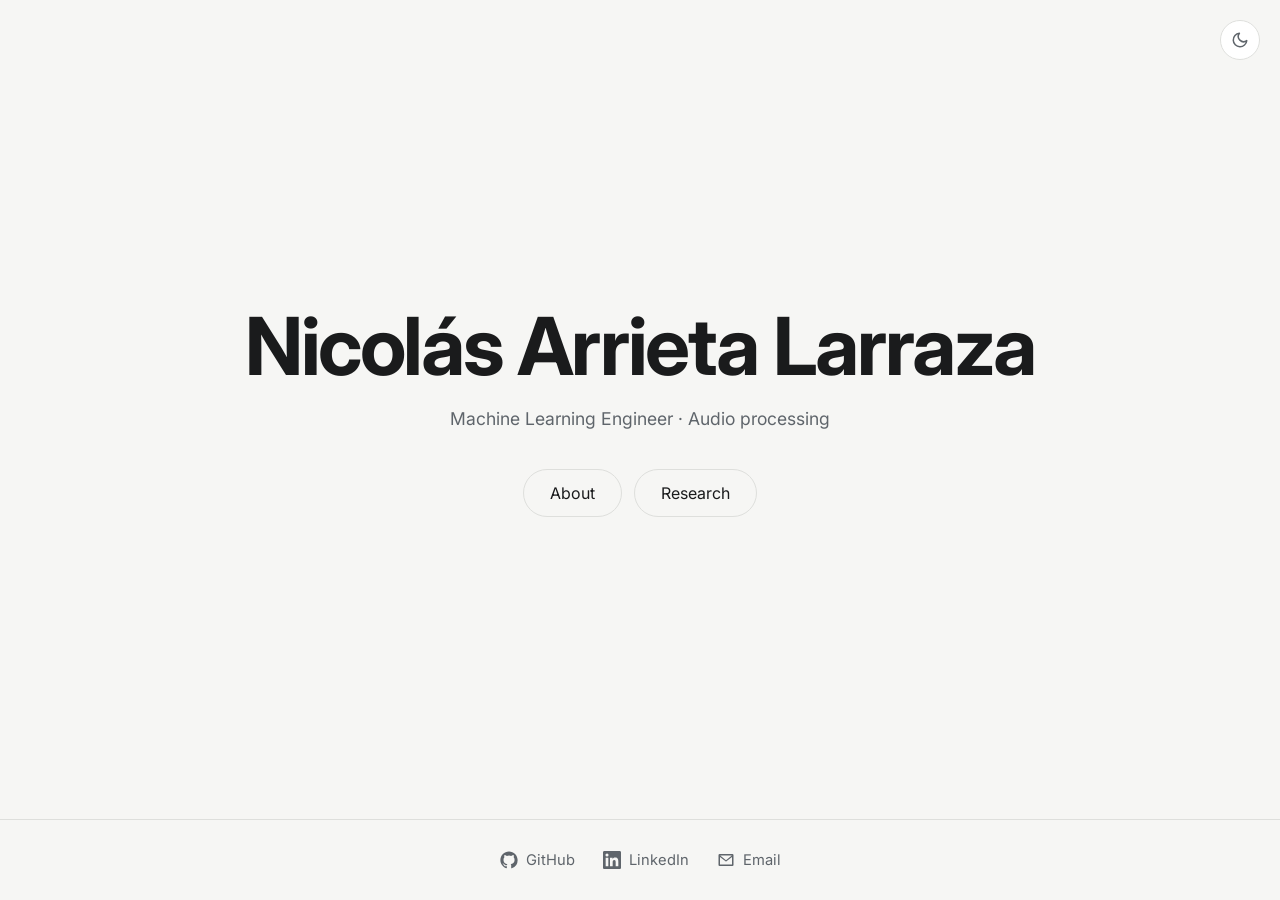
<file: index.html>
<!DOCTYPE html>
<html lang="en" data-theme="light">
<head>
  <meta charset="UTF-8">
  <meta name="viewport" content="width=device-width, initial-scale=1">
  <title>Nicolás Arrieta Larraza</title>
  <meta name="description" content="Personal website of Nicolás Arrieta Larraza, Machine Learning Engineer.">
  <meta name="theme-color" content="#f6f6f4">
  <link rel="preconnect" href="https://fonts.googleapis.com">
  <link rel="preconnect" href="https://fonts.gstatic.com" crossorigin>
  <link href="https://fonts.googleapis.com/css2?family=Inter:wght@400;500;600;700&display=swap" rel="stylesheet">
  <link rel="stylesheet" href="style.css">
  <script>try{var t=localStorage.getItem('theme');if(t==='light'||t==='dark')document.documentElement.setAttribute('data-theme',t)}catch(e){}</script>
</head>
<body>

  <button class="theme-toggle" id="theme-toggle" type="button" aria-label="Switch to light mode">
    <svg class="sun" viewBox="0 0 24 24" fill="none" stroke="currentColor" stroke-width="2" stroke-linecap="round" stroke-linejoin="round" aria-hidden="true"><circle cx="12" cy="12" r="4"/><path d="M12 2v2M12 20v2M4.93 4.93l1.41 1.41M17.66 17.66l1.41 1.41M2 12h2M20 12h2M4.93 19.07l1.41-1.41M17.66 6.34l1.41-1.41"/></svg>
    <svg class="moon" viewBox="0 0 24 24" fill="none" stroke="currentColor" stroke-width="2" stroke-linecap="round" stroke-linejoin="round" aria-hidden="true"><path d="M21 12.8A9 9 0 1 1 11.2 3a7 7 0 0 0 9.8 9.8z"/></svg>
  </button>

  <main class="landing">
    <h1>Nicolás Arrieta Larraza</h1>
    <p class="tagline">Machine Learning Engineer · Audio processing</p>
    <nav>
      <a class="pill" href="about.html">About</a>
      <a class="pill" href="research.html">Research</a>
    </nav>
  </main>

  <footer>
    <a href="https://github.com/narrietal" target="_blank" rel="noopener">
      <svg viewBox="0 0 24 24" aria-hidden="true"><path d="M12 .5C5.65.5.5 5.65.5 12c0 5.08 3.29 9.39 7.86 10.91.58.1.79-.25.79-.56v-2c-3.2.7-3.87-1.37-3.87-1.37-.52-1.33-1.28-1.69-1.28-1.69-1.05-.71.08-.7.08-.7 1.15.08 1.76 1.19 1.76 1.19 1.03 1.76 2.69 1.25 3.35.96.1-.74.4-1.25.73-1.54-2.55-.29-5.24-1.28-5.24-5.69 0-1.26.45-2.28 1.19-3.09-.12-.29-.52-1.46.11-3.04 0 0 .97-.31 3.17 1.18a11 11 0 0 1 5.78 0c2.2-1.49 3.17-1.18 3.17-1.18.63 1.58.23 2.75.11 3.04.74.81 1.19 1.83 1.19 3.09 0 4.42-2.69 5.39-5.25 5.68.41.36.78 1.06.78 2.14v3.17c0 .31.21.67.8.56A11.51 11.51 0 0 0 23.5 12C23.5 5.65 18.35.5 12 .5z"/></svg>
      GitHub
    </a>
    <a href="https://www.linkedin.com/in/nicol%C3%A1s-arrieta-larraza" target="_blank" rel="noopener">
      <svg viewBox="0 0 24 24" aria-hidden="true"><path d="M20.45 20.45h-3.56v-5.57c0-1.33-.03-3.04-1.85-3.04-1.86 0-2.14 1.45-2.14 2.94v5.67H9.34V9h3.41v1.56h.05c.48-.9 1.64-1.85 3.37-1.85 3.6 0 4.27 2.37 4.27 5.46v6.28zM5.34 7.43a2.06 2.06 0 1 1 0-4.12 2.06 2.06 0 0 1 0 4.12zM7.12 20.45H3.56V9h3.56v11.45zM22.22 0H1.77C.79 0 0 .77 0 1.73v20.54C0 23.23.79 24 1.77 24h20.45c.98 0 1.78-.77 1.78-1.73V1.73C24 .77 23.2 0 22.22 0z"/></svg>
      LinkedIn
    </a>
    <a href="mailto:n.arrieta.larraza@gmail.com">
      <svg viewBox="0 0 24 24" aria-hidden="true"><path d="M2 5.5A1.5 1.5 0 0 1 3.5 4h17A1.5 1.5 0 0 1 22 5.5v13a1.5 1.5 0 0 1-1.5 1.5h-17A1.5 1.5 0 0 1 2 18.5v-13zm2.2.5L12 12.2 19.8 6H4.2zM20 7.9l-7.38 5.86a1 1 0 0 1-1.24 0L4 7.9V18h16V7.9z"/></svg>
      Email
    </a>
  </footer>

  <script src="script.js"></script>
</body>
</html>
</file>
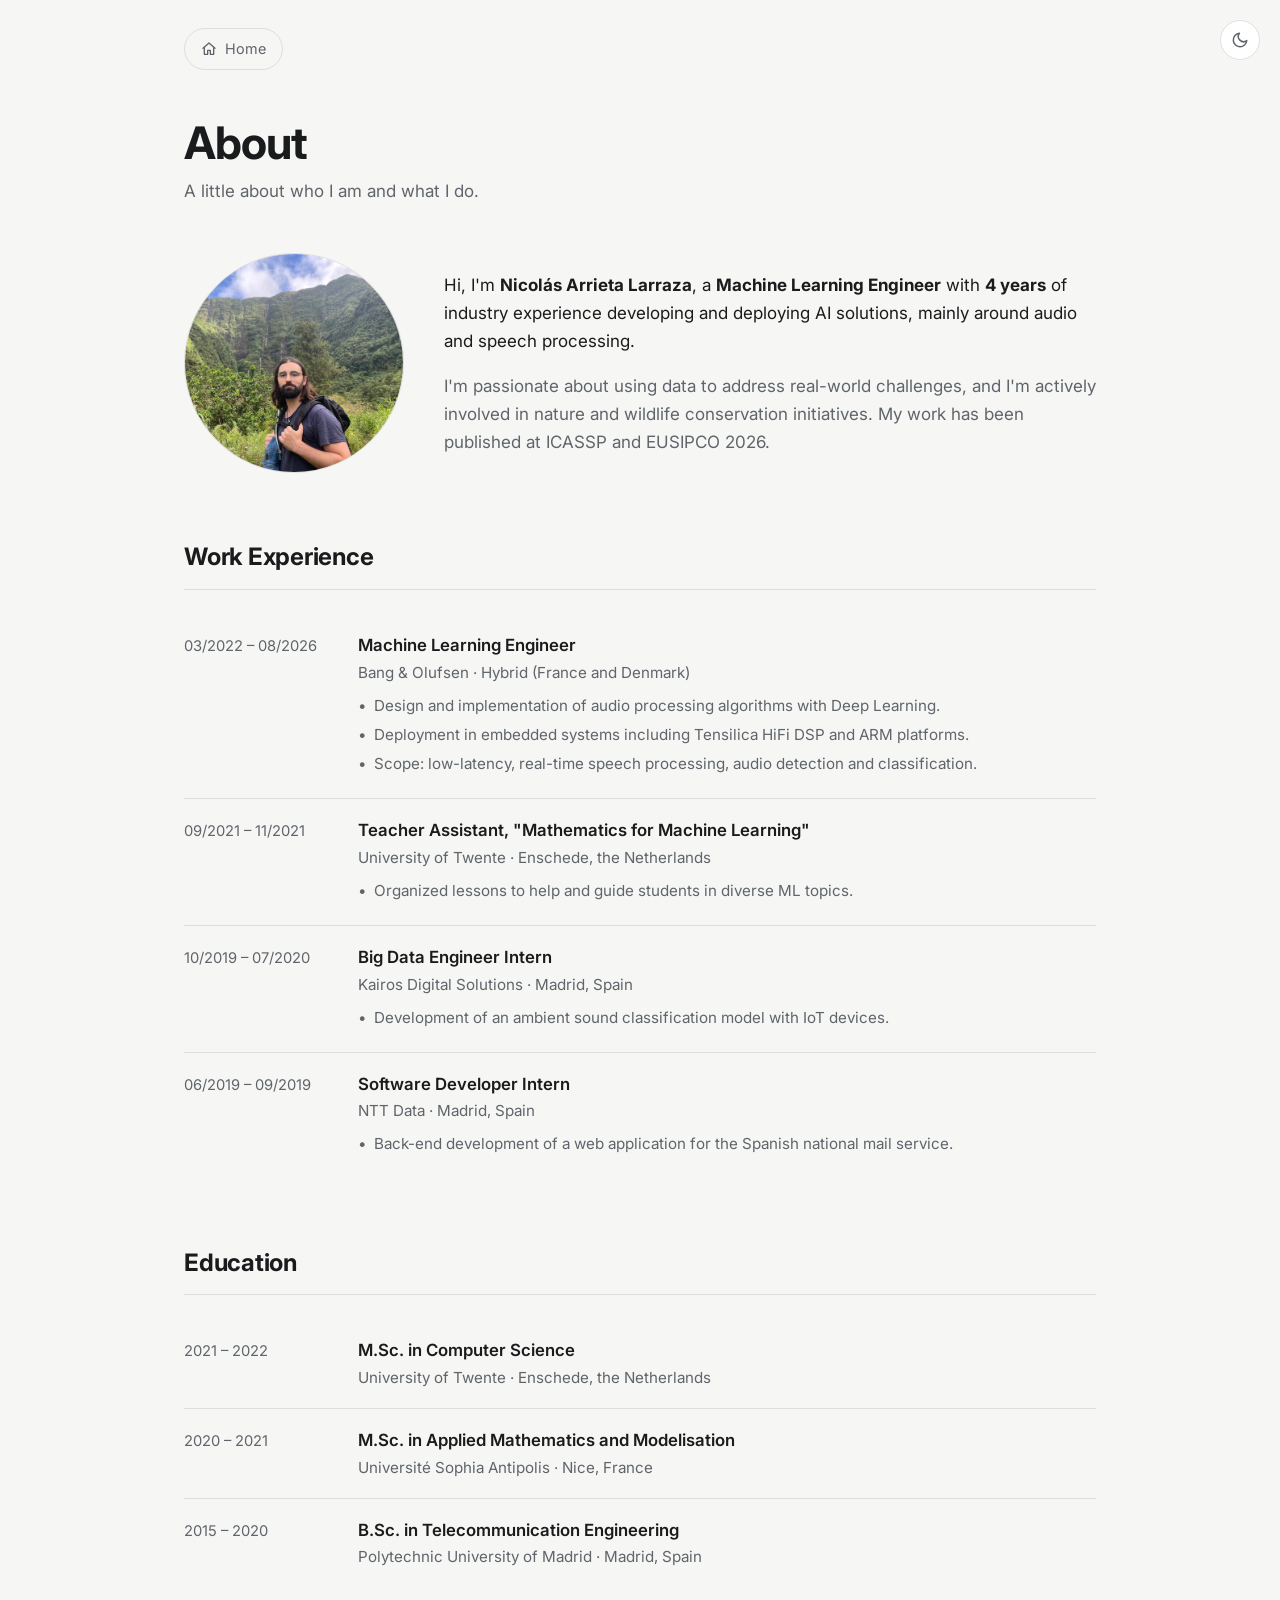
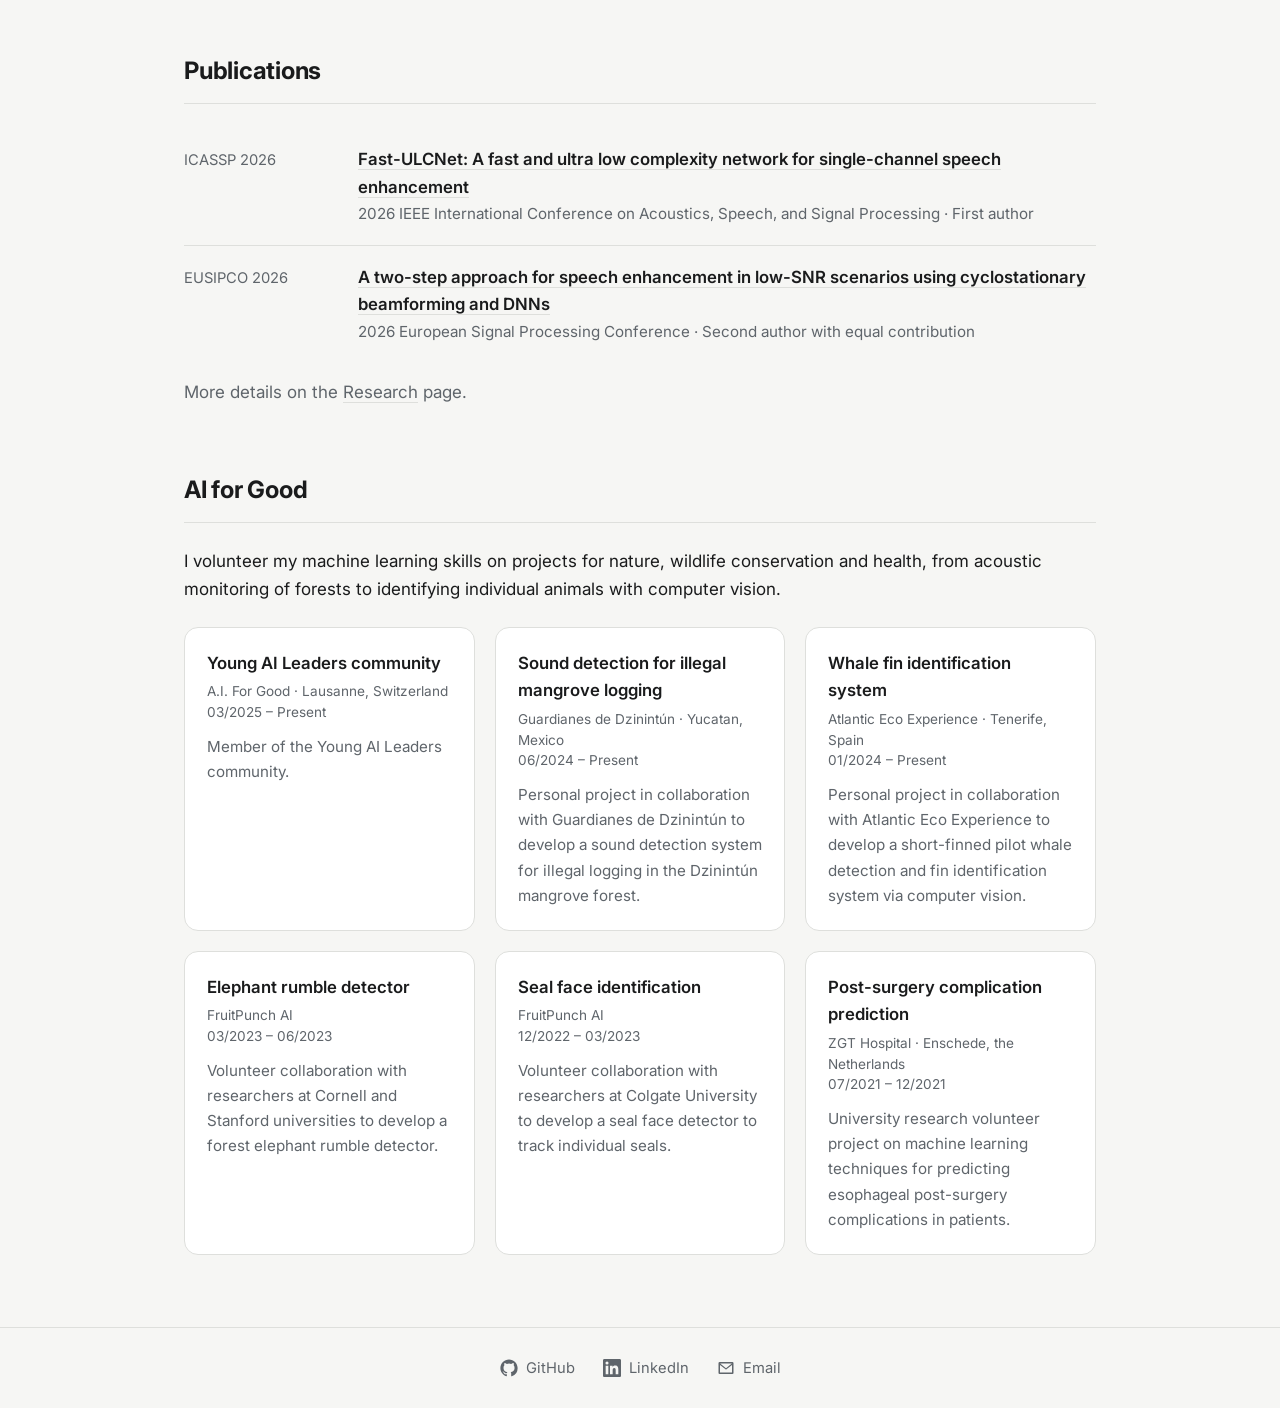
<file: about.html>
<!DOCTYPE html>
<html lang="en" data-theme="light">
<head>
  <meta charset="UTF-8">
  <meta name="viewport" content="width=device-width, initial-scale=1">
  <title>About · Nicolás Arrieta Larraza</title>
  <meta name="description" content="Machine Learning Engineer with 4 years of industry experience in audio and speech processing, and a volunteer in AI for nature and wildlife conservation.">
  <meta name="theme-color" content="#f6f6f4">
  <link rel="preconnect" href="https://fonts.googleapis.com">
  <link rel="preconnect" href="https://fonts.gstatic.com" crossorigin>
  <link href="https://fonts.googleapis.com/css2?family=Inter:wght@400;500;600;700&display=swap" rel="stylesheet">
  <link rel="stylesheet" href="style.css">
  <script>try{var t=localStorage.getItem('theme');if(t==='light'||t==='dark')document.documentElement.setAttribute('data-theme',t)}catch(e){}</script>
</head>
<body>

  <button class="theme-toggle" id="theme-toggle" type="button" aria-label="Switch to light mode">
    <svg class="sun" viewBox="0 0 24 24" fill="none" stroke="currentColor" stroke-width="2" stroke-linecap="round" stroke-linejoin="round" aria-hidden="true"><circle cx="12" cy="12" r="4"/><path d="M12 2v2M12 20v2M4.93 4.93l1.41 1.41M17.66 17.66l1.41 1.41M2 12h2M20 12h2M4.93 19.07l1.41-1.41M17.66 6.34l1.41-1.41"/></svg>
    <svg class="moon" viewBox="0 0 24 24" fill="none" stroke="currentColor" stroke-width="2" stroke-linecap="round" stroke-linejoin="round" aria-hidden="true"><path d="M21 12.8A9 9 0 1 1 11.2 3a7 7 0 0 0 9.8 9.8z"/></svg>
  </button>

  <div class="topbar">
    <a class="home-btn" href="index.html">
      <svg viewBox="0 0 24 24" fill="none" stroke="currentColor" stroke-width="2" stroke-linecap="round" stroke-linejoin="round" aria-hidden="true"><path d="M3 11l9-8 9 8"/><path d="M5 10v10h5v-6h4v6h5V10"/></svg>
      Home
    </a>
  </div>

  <main class="page">
    <h1>About</h1>
    <p class="subtitle">A little about who I am and what I do.</p>

    <!-- Photo + intro -->
    <section class="intro">
      <img src="figures/profile.jpg" alt="Portrait of Nicolás Arrieta Larraza">
      <div>
        <p>Hi, I'm <strong>Nicolás Arrieta Larraza</strong>, a <strong>Machine Learning Engineer</strong> with <strong>4 years</strong> of industry experience developing and deploying AI solutions, mainly around audio and speech processing.</p>
        <p class="muted">I'm passionate about using data to address real-world challenges, and I'm actively involved in nature and wildlife conservation initiatives. My work has been published at ICASSP and EUSIPCO 2026.</p>
      </div>
    </section>

    <!-- Work experience -->
    <section>
      <h2>Work Experience</h2>
      <ul class="timeline">
        <li>
          <span class="when">03/2022 – 08/2026</span>
          <div>
            <h3>Machine Learning Engineer</h3>
            <div class="where">Bang &amp; Olufsen · Hybrid (France and Denmark)</div>
            <ul>
              <li>Design and implementation of audio processing algorithms with Deep Learning.</li>
              <li>Deployment in embedded systems including Tensilica HiFi DSP and ARM platforms.</li>
              <li>Scope: low-latency, real-time speech processing, audio detection and classification.</li>
            </ul>
          </div>
        </li>
        <li>
          <span class="when">09/2021 – 11/2021</span>
          <div>
            <h3>Teacher Assistant, "Mathematics for Machine Learning"</h3>
            <div class="where">University of Twente · Enschede, the Netherlands</div>
            <ul>
              <li>Organized lessons to help and guide students in diverse ML topics.</li>
            </ul>
          </div>
        </li>
        <li>
          <span class="when">10/2019 – 07/2020</span>
          <div>
            <h3>Big Data Engineer Intern</h3>
            <div class="where">Kairos Digital Solutions · Madrid, Spain</div>
            <ul>
              <li>Development of an ambient sound classification model with IoT devices.</li>
            </ul>
          </div>
        </li>
        <li>
          <span class="when">06/2019 – 09/2019</span>
          <div>
            <h3>Software Developer Intern</h3>
            <div class="where">NTT Data · Madrid, Spain</div>
            <ul>
              <li>Back-end development of a web application for the Spanish national mail service.</li>
            </ul>
          </div>
        </li>
      </ul>
    </section>

    <!-- Education -->
    <section>
      <h2>Education</h2>
      <ul class="timeline">
        <li>
          <span class="when">2021 – 2022</span>
          <div>
            <h3>M.Sc. in Computer Science</h3>
            <div class="where">University of Twente · Enschede, the Netherlands</div>
          </div>
        </li>
        <li>
          <span class="when">2020 – 2021</span>
          <div>
            <h3>M.Sc. in Applied Mathematics and Modelisation</h3>
            <div class="where">Université Sophia Antipolis · Nice, France</div>
          </div>
        </li>
        <li>
          <span class="when">2015 – 2020</span>
          <div>
            <h3>B.Sc. in Telecommunication Engineering</h3>
            <div class="where">Polytechnic University of Madrid · Madrid, Spain</div>
          </div>
        </li>
      </ul>
    </section>

    <!-- Publications -->
    <section>
      <h2>Publications</h2>
      <ul class="timeline">
        <li>
          <span class="when">ICASSP 2026</span>
          <div>
            <h3><a class="link" href="https://arxiv.org/abs/2601.14925" target="_blank" rel="noopener">Fast-ULCNet: A fast and ultra low complexity network for single-channel speech enhancement</a></h3>
            <div class="where">2026 IEEE International Conference on Acoustics, Speech, and Signal Processing · First author</div>
          </div>
        </li>
        <li>
          <span class="when">EUSIPCO 2026</span>
          <div>
            <h3><a class="link" href="https://arxiv.org/abs/2602.12986" target="_blank" rel="noopener">A two-step approach for speech enhancement in low-SNR scenarios using cyclostationary beamforming and DNNs</a></h3>
            <div class="where">2026 European Signal Processing Conference · Second author with equal contribution</div>
          </div>
        </li>
      </ul>
      <p class="muted" style="margin-top: 16px;">More details on the <a class="link" href="research.html">Research</a> page.</p>
    </section>

    <!-- Skills -->
    <!-- <section>
      <h2>Skills</h2>
      <p class="subhead">Tech stack</p>
      <div class="tags">
        <span class="tag">Python</span>
        <span class="tag">C/C++</span>
        <span class="tag">TensorFlow</span>
        <span class="tag">PyTorch</span>
      </div>
      <p class="subhead" style="margin-top: 24px;">Languages</p>
      <div class="tags">
        <span class="tag">Spanish (Native)</span>
        <span class="tag">English (C1, professional)</span>
        <span class="tag">French (B1)</span>
      </div>
    </section> -->

    <!-- AI 4 Good -->
    <section>
      <h2>AI for Good</h2>
      <p>I volunteer my machine learning skills on projects for nature, wildlife conservation and health, from acoustic monitoring of forests to identifying individual animals with computer vision.</p>
      <div class="grid" style="margin-top: 24px;">
        <div class="card">
          <h3>Young AI Leaders community</h3>
          <div class="meta">A.I. For Good · Lausanne, Switzerland<br>03/2025 – Present</div>
          <p>Member of the Young AI Leaders community.</p>
        </div>
        <div class="card">
          <h3>Sound detection for illegal mangrove logging</h3>
          <div class="meta">Guardianes de Dzinintún · Yucatan, Mexico<br>06/2024 – Present</div>
          <p>Personal project in collaboration with Guardianes de Dzinintún to develop a sound detection system for illegal logging in the Dzinintún mangrove forest.</p>
        </div>
        <div class="card">
          <h3>Whale fin identification system</h3>
          <div class="meta">Atlantic Eco Experience · Tenerife, Spain<br>01/2024 – Present</div>
          <p>Personal project in collaboration with Atlantic Eco Experience to develop a short-finned pilot whale detection and fin identification system via computer vision.</p>
        </div>
        <div class="card">
          <h3>Elephant rumble detector</h3>
          <div class="meta">FruitPunch AI<br>03/2023 – 06/2023</div>
          <p>Volunteer collaboration with researchers at Cornell and Stanford universities to develop a forest elephant rumble detector.</p>
        </div>
        <div class="card">
          <h3>Seal face identification</h3>
          <div class="meta">FruitPunch AI<br>12/2022 – 03/2023</div>
          <p>Volunteer collaboration with researchers at Colgate University to develop a seal face detector to track individual seals.</p>
        </div>
        <div class="card">
          <h3>Post-surgery complication prediction</h3>
          <div class="meta">ZGT Hospital · Enschede, the Netherlands<br>07/2021 – 12/2021</div>
          <p>University research volunteer project on machine learning techniques for predicting esophageal post-surgery complications in patients.</p>
        </div>
      </div>
    </section>

  </main>

  <footer>
    <a href="https://github.com/narrietal" target="_blank" rel="noopener">
      <svg viewBox="0 0 24 24" aria-hidden="true"><path d="M12 .5C5.65.5.5 5.65.5 12c0 5.08 3.29 9.39 7.86 10.91.58.1.79-.25.79-.56v-2c-3.2.7-3.87-1.37-3.87-1.37-.52-1.33-1.28-1.69-1.28-1.69-1.05-.71.08-.7.08-.7 1.15.08 1.76 1.19 1.76 1.19 1.03 1.76 2.69 1.25 3.35.96.1-.74.4-1.25.73-1.54-2.55-.29-5.24-1.28-5.24-5.69 0-1.26.45-2.28 1.19-3.09-.12-.29-.52-1.46.11-3.04 0 0 .97-.31 3.17 1.18a11 11 0 0 1 5.78 0c2.2-1.49 3.17-1.18 3.17-1.18.63 1.58.23 2.75.11 3.04.74.81 1.19 1.83 1.19 3.09 0 4.42-2.69 5.39-5.25 5.68.41.36.78 1.06.78 2.14v3.17c0 .31.21.67.8.56A11.51 11.51 0 0 0 23.5 12C23.5 5.65 18.35.5 12 .5z"/></svg>
      GitHub
    </a>
    <a href="https://www.linkedin.com/in/nicol%C3%A1s-arrieta-larraza" target="_blank" rel="noopener">
      <svg viewBox="0 0 24 24" aria-hidden="true"><path d="M20.45 20.45h-3.56v-5.57c0-1.33-.03-3.04-1.85-3.04-1.86 0-2.14 1.45-2.14 2.94v5.67H9.34V9h3.41v1.56h.05c.48-.9 1.64-1.85 3.37-1.85 3.6 0 4.27 2.37 4.27 5.46v6.28zM5.34 7.43a2.06 2.06 0 1 1 0-4.12 2.06 2.06 0 0 1 0 4.12zM7.12 20.45H3.56V9h3.56v11.45zM22.22 0H1.77C.79 0 0 .77 0 1.73v20.54C0 23.23.79 24 1.77 24h20.45c.98 0 1.78-.77 1.78-1.73V1.73C24 .77 23.2 0 22.22 0z"/></svg>
      LinkedIn
    </a>
    <a href="mailto:n.arrieta.larraza@gmail.com">
      <svg viewBox="0 0 24 24" aria-hidden="true"><path d="M2 5.5A1.5 1.5 0 0 1 3.5 4h17A1.5 1.5 0 0 1 22 5.5v13a1.5 1.5 0 0 1-1.5 1.5h-17A1.5 1.5 0 0 1 2 18.5v-13zm2.2.5L12 12.2 19.8 6H4.2zM20 7.9l-7.38 5.86a1 1 0 0 1-1.24 0L4 7.9V18h16V7.9z"/></svg>
      Email
    </a>
  </footer>

  <script src="script.js"></script>
</body>
</html>
</file>
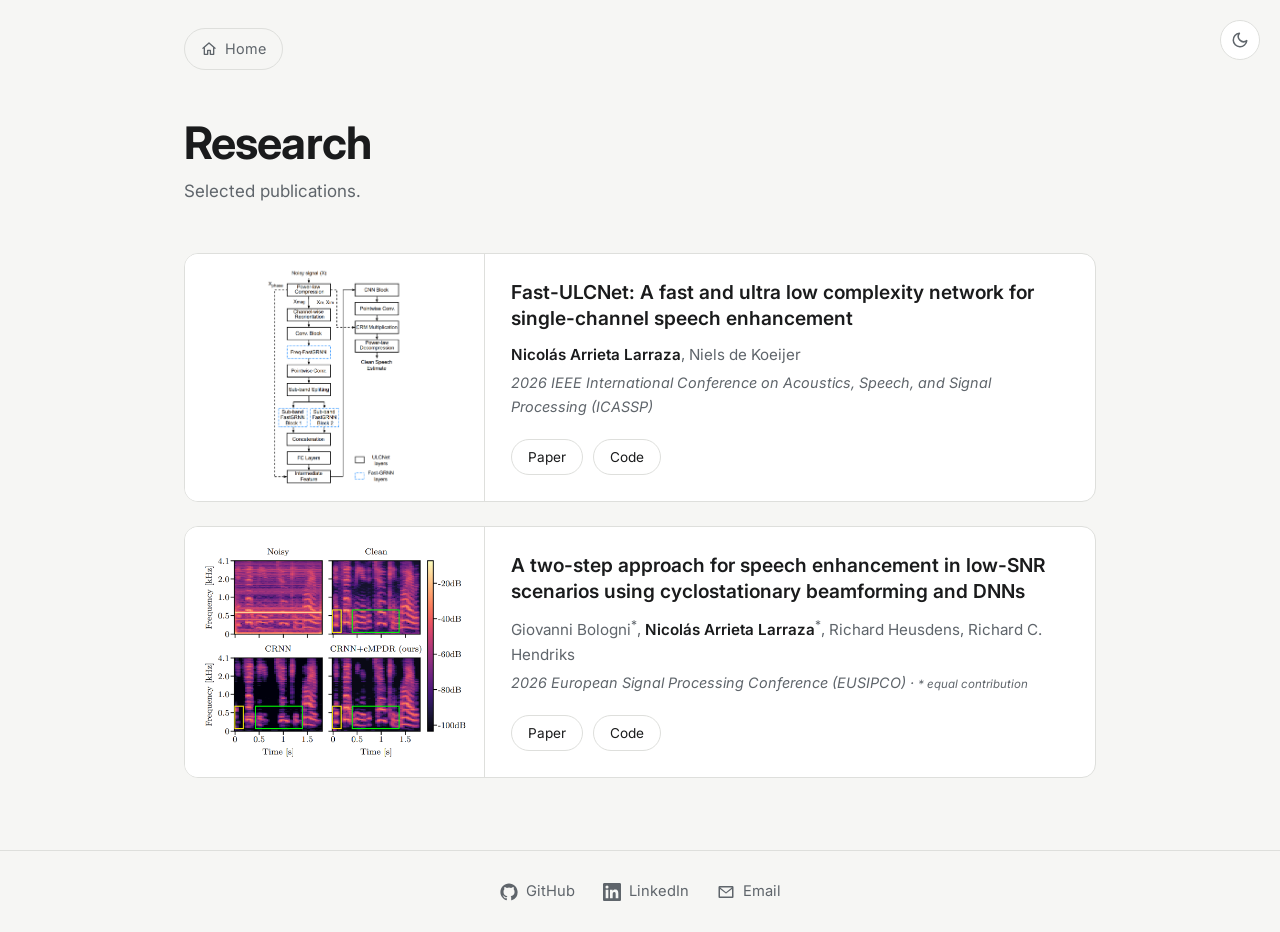
<file: research.html>
<!DOCTYPE html>
<html lang="en" data-theme="light">
<head>
  <meta charset="UTF-8">
  <meta name="viewport" content="width=device-width, initial-scale=1">
  <title>Research · Nicolás Arrieta Larraza</title>
  <meta name="theme-color" content="#f6f6f4">
  <link rel="preconnect" href="https://fonts.googleapis.com">
  <link rel="preconnect" href="https://fonts.gstatic.com" crossorigin>
  <link href="https://fonts.googleapis.com/css2?family=Inter:wght@400;500;600;700&display=swap" rel="stylesheet">
  <link rel="stylesheet" href="style.css">
  <script>try{var t=localStorage.getItem('theme');if(t==='light'||t==='dark')document.documentElement.setAttribute('data-theme',t)}catch(e){}</script>
</head>
<body>

  <button class="theme-toggle" id="theme-toggle" type="button" aria-label="Switch to light mode">
    <svg class="sun" viewBox="0 0 24 24" fill="none" stroke="currentColor" stroke-width="2" stroke-linecap="round" stroke-linejoin="round" aria-hidden="true"><circle cx="12" cy="12" r="4"/><path d="M12 2v2M12 20v2M4.93 4.93l1.41 1.41M17.66 17.66l1.41 1.41M2 12h2M20 12h2M4.93 19.07l1.41-1.41M17.66 6.34l1.41-1.41"/></svg>
    <svg class="moon" viewBox="0 0 24 24" fill="none" stroke="currentColor" stroke-width="2" stroke-linecap="round" stroke-linejoin="round" aria-hidden="true"><path d="M21 12.8A9 9 0 1 1 11.2 3a7 7 0 0 0 9.8 9.8z"/></svg>
  </button>

  <div class="topbar">
    <a class="home-btn" href="index.html">
      <svg viewBox="0 0 24 24" fill="none" stroke="currentColor" stroke-width="2" stroke-linecap="round" stroke-linejoin="round" aria-hidden="true"><path d="M3 11l9-8 9 8"/><path d="M5 10v10h5v-6h4v6h5V10"/></svg>
      Home
    </a>
  </div>

  <main class="page">
    <h1>Research</h1>
    <p class="subtitle">Selected publications.</p>

    <div class="papers">

      <!-- To add a paper, copy one <article> block. Add a Code or Demo button the same way as Paper. -->
      <article class="paper">
        <div class="thumb"><img src="figures/paper-fast-ulcnet.png" alt="Fast-ULCNet architecture diagram: power-law compression, convolutional blocks, Fast-GRNN sub-band blocks and complex ratio mask output" loading="lazy"></div>
        <div class="body">
          <h3>Fast-ULCNet: A fast and ultra low complexity network for single-channel speech enhancement</h3>
          <p class="authors"><strong>Nicolás Arrieta Larraza</strong>, Niels de Koeijer</p>
          <p class="venue">2026 IEEE International Conference on Acoustics, Speech, and Signal Processing (ICASSP)</p>
          <div class="links">
            <a class="btn" href="https://arxiv.org/abs/2601.14925" target="_blank" rel="noopener">Paper</a>
            <a class="btn" href="https://github.com/narrietal/Fast-ULCNet" target="_blank" rel="noopener">Code</a>
          </div>
        </div>
      </article>

      <article class="paper">
        <div class="thumb"><img src="figures/paper-cmpdr.png" alt="Spectrograms of noisy, clean, CRNN and CRNN+cMPDR enhanced speech, with the proposed method closest to the clean signal" loading="lazy"></div>
        <div class="body">
          <h3>A two-step approach for speech enhancement in low-SNR scenarios using cyclostationary beamforming and DNNs</h3>
          <p class="authors">Giovanni Bologni<sup>*</sup>, <strong>Nicolás Arrieta Larraza</strong><sup>*</sup>, Richard Heusdens, Richard C. Hendriks</p>
          <p class="venue">2026 European Signal Processing Conference (EUSIPCO) · <span class="note">* equal contribution</span></p>
          <div class="links">
            <a class="btn" href="https://arxiv.org/abs/2602.12986" target="_blank" rel="noopener">Paper</a>
            <a class="btn" href="https://github.com/narrietal/cMPDR_DNN" target="_blank" rel="noopener">Code</a>
          </div>
        </div>
      </article>

    </div>
  </main>

  <footer>
    <a href="https://github.com/narrietal" target="_blank" rel="noopener">
      <svg viewBox="0 0 24 24" aria-hidden="true"><path d="M12 .5C5.65.5.5 5.65.5 12c0 5.08 3.29 9.39 7.86 10.91.58.1.79-.25.79-.56v-2c-3.2.7-3.87-1.37-3.87-1.37-.52-1.33-1.28-1.69-1.28-1.69-1.05-.71.08-.7.08-.7 1.15.08 1.76 1.19 1.76 1.19 1.03 1.76 2.69 1.25 3.35.96.1-.74.4-1.25.73-1.54-2.55-.29-5.24-1.28-5.24-5.69 0-1.26.45-2.28 1.19-3.09-.12-.29-.52-1.46.11-3.04 0 0 .97-.31 3.17 1.18a11 11 0 0 1 5.78 0c2.2-1.49 3.17-1.18 3.17-1.18.63 1.58.23 2.75.11 3.04.74.81 1.19 1.83 1.19 3.09 0 4.42-2.69 5.39-5.25 5.68.41.36.78 1.06.78 2.14v3.17c0 .31.21.67.8.56A11.51 11.51 0 0 0 23.5 12C23.5 5.65 18.35.5 12 .5z"/></svg>
      GitHub
    </a>
    <a href="https://www.linkedin.com/in/nicol%C3%A1s-arrieta-larraza" target="_blank" rel="noopener">
      <svg viewBox="0 0 24 24" aria-hidden="true"><path d="M20.45 20.45h-3.56v-5.57c0-1.33-.03-3.04-1.85-3.04-1.86 0-2.14 1.45-2.14 2.94v5.67H9.34V9h3.41v1.56h.05c.48-.9 1.64-1.85 3.37-1.85 3.6 0 4.27 2.37 4.27 5.46v6.28zM5.34 7.43a2.06 2.06 0 1 1 0-4.12 2.06 2.06 0 0 1 0 4.12zM7.12 20.45H3.56V9h3.56v11.45zM22.22 0H1.77C.79 0 0 .77 0 1.73v20.54C0 23.23.79 24 1.77 24h20.45c.98 0 1.78-.77 1.78-1.73V1.73C24 .77 23.2 0 22.22 0z"/></svg>
      LinkedIn
    </a>
    <a href="mailto:n.arrieta.larraza@gmail.com">
      <svg viewBox="0 0 24 24" aria-hidden="true"><path d="M2 5.5A1.5 1.5 0 0 1 3.5 4h17A1.5 1.5 0 0 1 22 5.5v13a1.5 1.5 0 0 1-1.5 1.5h-17A1.5 1.5 0 0 1 2 18.5v-13zm2.2.5L12 12.2 19.8 6H4.2zM20 7.9l-7.38 5.86a1 1 0 0 1-1.24 0L4 7.9V18h16V7.9z"/></svg>
      Email
    </a>
  </footer>

  <script src="script.js"></script>
</body>
</html>
</file>
<file: style.css>
/* ==========================================================
   Personal site — dark grey & white, minimalist
   Edit the variables below to change the look globally.
   ========================================================== */

:root {
  --bg: #161718;
  --surface: #1f2123;
  --surface-hover: #26292c;
  --border: #2e3134;
  --text: #f2f3f4;
  --muted: #9a9fa5;
  --accent: #ffffff;
  --border-hover: #484c50;
  --img-bg: #111213;
  --radius: 14px;
  --max: 960px;
  --font: "Inter", system-ui, -apple-system, "Segoe UI", Roboto, Helvetica, Arial, sans-serif;
}

/* Light theme: applied when <html data-theme="light"> (dark is the default) */
:root[data-theme="light"] {
  --bg: #f6f6f4;
  --surface: #ffffff;
  --surface-hover: #f0f0ee;
  --border: #dedfdc;
  --border-hover: #b4b7ba;
  --img-bg: #e9e9e6;
  --text: #1a1b1c;
  --muted: #5f656b;
  --accent: #1a1b1c;
}

* { box-sizing: border-box; margin: 0; padding: 0; }

html { color-scheme: dark; scroll-behavior: smooth; }
html[data-theme="light"] { color-scheme: light; }

body {
  min-height: 100vh;
  display: flex;
  flex-direction: column;
  background: var(--bg);
  color: var(--text);
  font-family: var(--font);
  font-size: 17px;
  line-height: 1.65;
  -webkit-font-smoothing: antialiased;
  transition: background .25s, color .25s;
}

a { color: inherit; text-decoration: none; }
img { max-width: 100%; display: block; }

main { flex: 1; width: 100%; }

/* ---------- Theme toggle ---------- */
.theme-toggle {
  position: fixed;
  top: 20px;
  right: 20px;
  z-index: 10;
  width: 40px;
  height: 40px;
  display: grid;
  place-items: center;
  background: var(--surface);
  color: var(--muted);
  border: 1px solid var(--border);
  border-radius: 999px;
  cursor: pointer;
  transition: color .2s, border-color .2s, background .2s;
}
.theme-toggle:hover { color: var(--text); border-color: var(--border-hover); }
.theme-toggle:focus-visible { outline: 2px solid var(--text); outline-offset: 2px; }
.theme-toggle svg { width: 18px; height: 18px; }
.theme-toggle .moon { display: none; }
html[data-theme="light"] .theme-toggle .sun { display: none; }
html[data-theme="light"] .theme-toggle .moon { display: block; }

/* ---------- Top bar (home button) ---------- */
.topbar {
  width: 100%;
  max-width: var(--max);
  margin: 0 auto;
  padding: 28px 24px 0;
}

.home-btn {
  display: inline-flex;
  align-items: center;
  gap: 8px;
  padding: 8px 16px;
  border: 1px solid var(--border);
  border-radius: 999px;
  color: var(--muted);
  font-size: 0.9rem;
  transition: color .2s, border-color .2s, background .2s;
}
.home-btn:hover { color: var(--text); border-color: var(--muted); background: var(--surface); }
.home-btn svg { width: 16px; height: 16px; }

/* ---------- Landing page ---------- */
.landing {
  min-height: calc(100vh - 120px);
  display: flex;
  flex-direction: column;
  align-items: center;
  justify-content: center;
  text-align: center;
  padding: 24px;
}
.landing h1 {
  font-size: clamp(2.6rem, 8vw, 5rem);
  font-weight: 700;
  letter-spacing: -0.03em;
  line-height: 1.1;
}
.landing .tagline {
  margin-top: 14px;
  color: var(--muted);
  font-size: 1.1rem;
}
.landing nav {
  margin-top: 36px;
  display: flex;
  gap: 12px;
  flex-wrap: wrap;
  justify-content: center;
}
.pill {
  padding: 10px 26px;
  border: 1px solid var(--border);
  border-radius: 999px;
  font-size: 1rem;
  transition: all .2s;
}
.pill:hover { background: var(--text); color: var(--bg); border-color: var(--text); }

/* ---------- Content pages ---------- */
.page {
  max-width: var(--max);
  margin: 0 auto;
  padding: 48px 24px 72px;
}
.page > h1 {
  font-size: clamp(2rem, 5vw, 2.8rem);
  letter-spacing: -0.02em;
  line-height: 1.15;
  margin-bottom: 8px;
}
.page .subtitle { color: var(--muted); margin-bottom: 48px; }

section { margin-top: 64px; }
section:first-of-type { margin-top: 0; }
h2 {
  font-size: 1.5rem;
  letter-spacing: -0.01em;
  margin-bottom: 24px;
  padding-bottom: 12px;
  border-bottom: 1px solid var(--border);
}
h3 { font-size: 1.05rem; font-weight: 600; }

p + p { margin-top: 1em; }
.muted { color: var(--muted); }

/* ---------- About: intro ---------- */
.intro {
  display: grid;
  grid-template-columns: 220px 1fr;
  gap: 40px;
  align-items: center;
  margin-bottom: 8px;
}
.intro img {
  width: 220px;
  height: 220px;
  object-fit: cover;
  object-position: center 30%;
  border-radius: 50%;
  border: 1px solid var(--border);
  background: var(--surface);
}

/* ---------- About: CV timeline ---------- */
.timeline { list-style: none; }
.timeline li {
  display: grid;
  grid-template-columns: 150px 1fr;
  gap: 24px;
  padding: 18px 0;
  border-bottom: 1px solid var(--border);
}
.timeline li:last-child { border-bottom: 0; }
.timeline .when { color: var(--muted); font-size: 0.92rem; padding-top: 2px; }
.timeline .where { color: var(--muted); font-size: 0.95rem; }
.timeline p { margin-top: 6px; font-size: 0.95rem; color: var(--muted); }
.timeline li ul { list-style: none; margin-top: 8px; }
.timeline li ul li {
  display: block;
  position: relative;
  padding: 0 0 4px 16px;
  border: 0;
  font-size: 0.95rem;
  color: var(--muted);
}
.timeline li ul li::before { content: "•"; position: absolute; left: 0; }

.link { border-bottom: 1px solid var(--border); transition: border-color .2s, color .2s; }
.link:hover { border-color: var(--text); }

/* ---------- About: skills ---------- */
.subhead {
  margin-bottom: 10px;
  font-size: 0.8rem;
  text-transform: uppercase;
  letter-spacing: 0.08em;
  color: var(--muted);
}
.tags { display: flex; flex-wrap: wrap; gap: 8px; }
.tag {
  padding: 4px 14px;
  border: 1px solid var(--border);
  border-radius: 999px;
  background: var(--surface);
  font-size: 0.9rem;
}
.card .meta { margin-top: 4px; font-size: 0.85rem; line-height: 1.5; color: var(--muted); }
.card .meta + p { margin-top: 12px; }

/* ---------- Cards (projects) ---------- */
.grid {
  display: grid;
  grid-template-columns: repeat(auto-fill, minmax(280px, 1fr));
  gap: 20px;
}
.card {
  background: var(--surface);
  border: 1px solid var(--border);
  border-radius: var(--radius);
  padding: 22px;
  transition: transform .2s, border-color .2s, background .2s;
}
.card:hover { transform: translateY(-3px); border-color: var(--border-hover); background: var(--surface-hover); }
.card p { margin-top: 8px; font-size: 0.95rem; color: var(--muted); }

/* ---------- Research cards ---------- */
.papers { display: grid; gap: 24px; }
.paper {
  display: grid;
  grid-template-columns: 300px 1fr;
  background: var(--surface);
  border: 1px solid var(--border);
  border-radius: var(--radius);
  overflow: hidden;
  transition: transform .2s, border-color .2s;
}
.paper:hover { transform: translateY(-3px); border-color: var(--border-hover); }
.paper .thumb {
  position: relative;
  min-height: 240px;
  background: #fff;               /* paper figures have white backgrounds */
  border-right: 1px solid var(--border);
}
.paper .thumb img {
  position: absolute;
  inset: 14px;
  width: calc(100% - 28px);
  height: calc(100% - 28px);
  object-fit: contain;
}
.paper .authors sup, .paper .note { font-size: 0.8em; }
.paper .body { padding: 26px; display: flex; flex-direction: column; }
.paper h3 { font-size: 1.2rem; line-height: 1.35; }
.paper .authors { margin-top: 10px; font-size: 0.95rem; color: var(--muted); }
.paper .authors strong { color: var(--text); font-weight: 600; }
.paper .venue { margin-top: 4px; font-size: 0.9rem; font-style: italic; color: var(--muted); }
.links { margin-top: auto; padding-top: 20px; display: flex; gap: 10px; flex-wrap: wrap; }
.btn {
  padding: 6px 16px;
  border: 1px solid var(--border);
  border-radius: 999px;
  font-size: 0.85rem;
  transition: all .2s;
}
.btn:hover { background: var(--text); color: var(--bg); border-color: var(--text); }

/* ---------- Footer ---------- */
footer {
  width: 100%;
  border-top: 1px solid var(--border);
  padding: 28px 24px;
  display: flex;
  justify-content: center;
  gap: 28px;
  flex-wrap: wrap;
}
footer a {
  display: inline-flex;
  align-items: center;
  gap: 8px;
  color: var(--muted);
  font-size: 0.92rem;
  transition: color .2s;
}
footer a:hover { color: var(--text); }
footer svg { width: 18px; height: 18px; fill: currentColor; }

/* ---------- Responsive ---------- */
@media (max-width: 720px) {
  body { font-size: 16px; }
  .intro { grid-template-columns: 1fr; text-align: center; justify-items: center; gap: 24px; }
  .intro img { width: 180px; height: 180px; }
  .timeline li { grid-template-columns: 1fr; gap: 4px; }
  .paper { grid-template-columns: 1fr; }
  .paper .thumb { min-height: 260px; border-right: 0; border-bottom: 1px solid var(--border); }
}

@media (prefers-reduced-motion: reduce) {
  * { transition: none !important; scroll-behavior: auto !important; }
}
</file>
